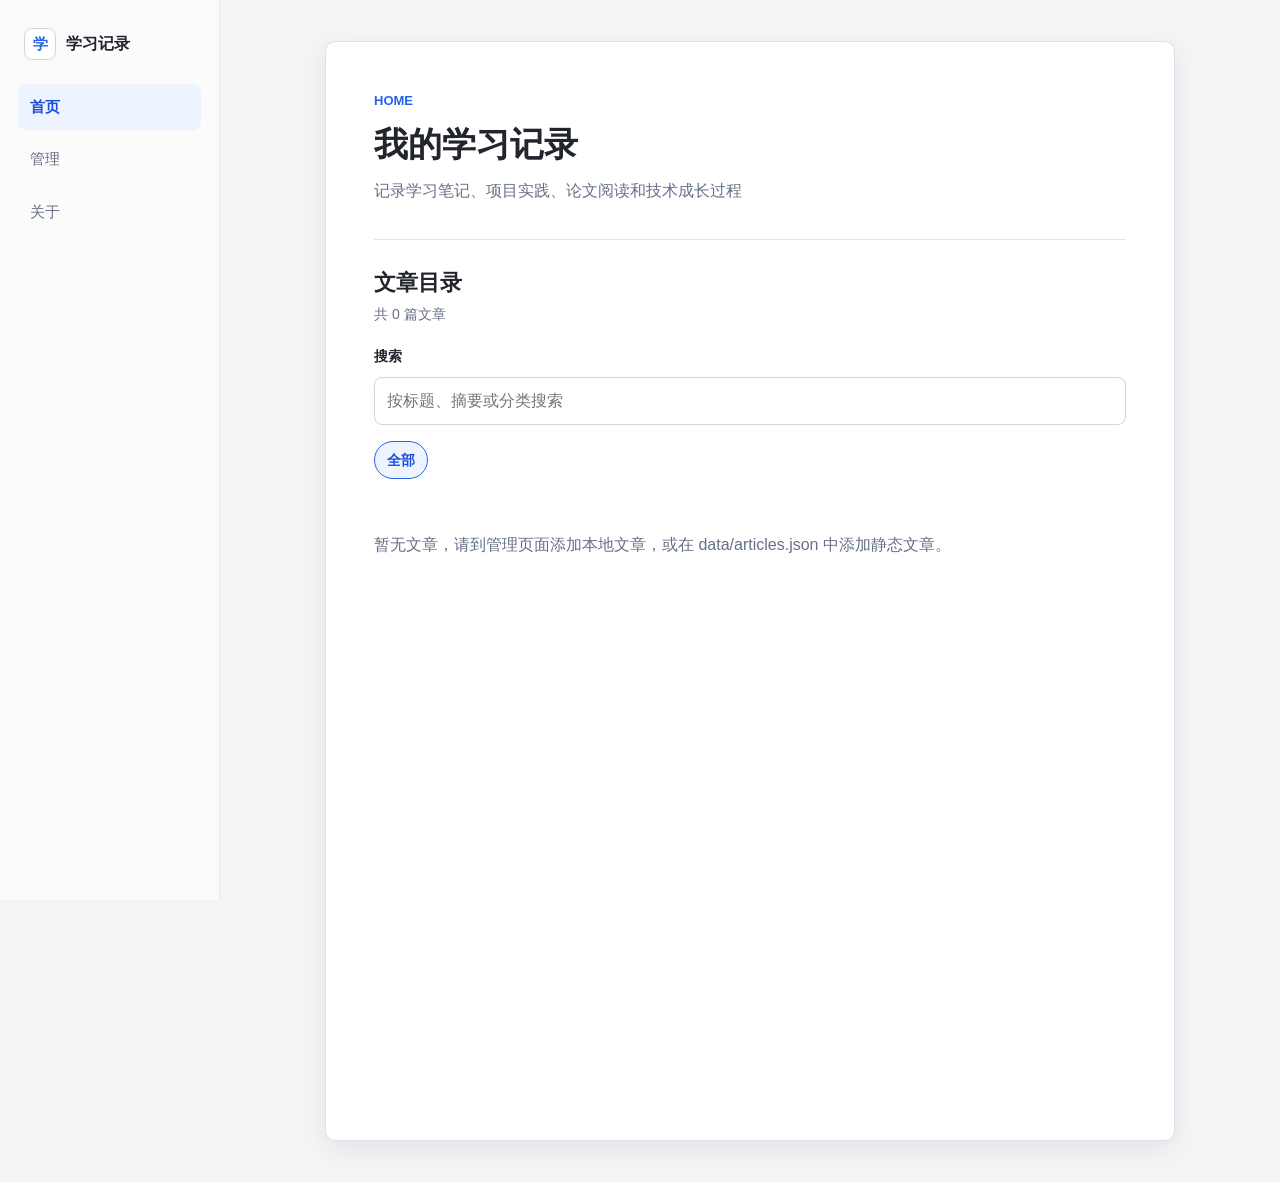
<file: index.html>
<!DOCTYPE html>
<html lang="zh-CN">
<head>
  <meta charset="UTF-8">
  <meta name="viewport" content="width=device-width, initial-scale=1.0">
  <title>我的学习记录</title>
  <link rel="icon" href="data:,">
  <link rel="stylesheet" href="style.css">
  <script src="script.js" defer></script>
</head>
<body data-page="index">
  <div class="app-layout">
    <aside class="site-sidebar">
      <div class="brand-block">
        <a class="brand" href="index.html" aria-label="学习记录首页">
          <span class="brand-mark" aria-hidden="true">学</span>
          <span>学习记录</span>
        </a>
      </div>
      <nav class="side-nav" aria-label="主导航">
        <a href="index.html" data-nav="index">首页</a>
        <a href="admin.html" data-nav="admin">管理</a>
        <a href="about.html" data-nav="about">关于</a>
      </nav>
    </aside>

    <main class="main-content">
      <section class="paper" aria-labelledby="homeTitle">
        <header class="page-header">
          <p class="page-label">HOME</p>
          <h1 id="homeTitle">我的学习记录</h1>
          <p class="page-desc">记录学习笔记、项目实践、论文阅读和技术成长过程</p>
        </header>

        <section class="section-block" aria-labelledby="articleListTitle">
          <div class="section-heading">
            <div>
              <h2 id="articleListTitle">文章目录</h2>
              <p id="homeArticleCount" class="muted-text">正在加载文章...</p>
            </div>
          </div>

          <label class="field" for="homeSearchInput">
            <span>搜索</span>
            <input id="homeSearchInput" type="search" placeholder="按标题、摘要或分类搜索">
          </label>

          <div class="category-panel" aria-label="分类筛选">
            <div id="homeCategoryFilters" class="chip-list"></div>
          </div>
        </section>

        <section id="homeArticleList" class="article-list" aria-label="文章列表"></section>
        <p id="homeArticleEmpty" class="empty-state" hidden>暂无文章，请到管理页面添加本地文章，或在 data/articles.json 中添加静态文章。</p>
      </section>
    </main>
  </div>
</body>
</html>
</file>
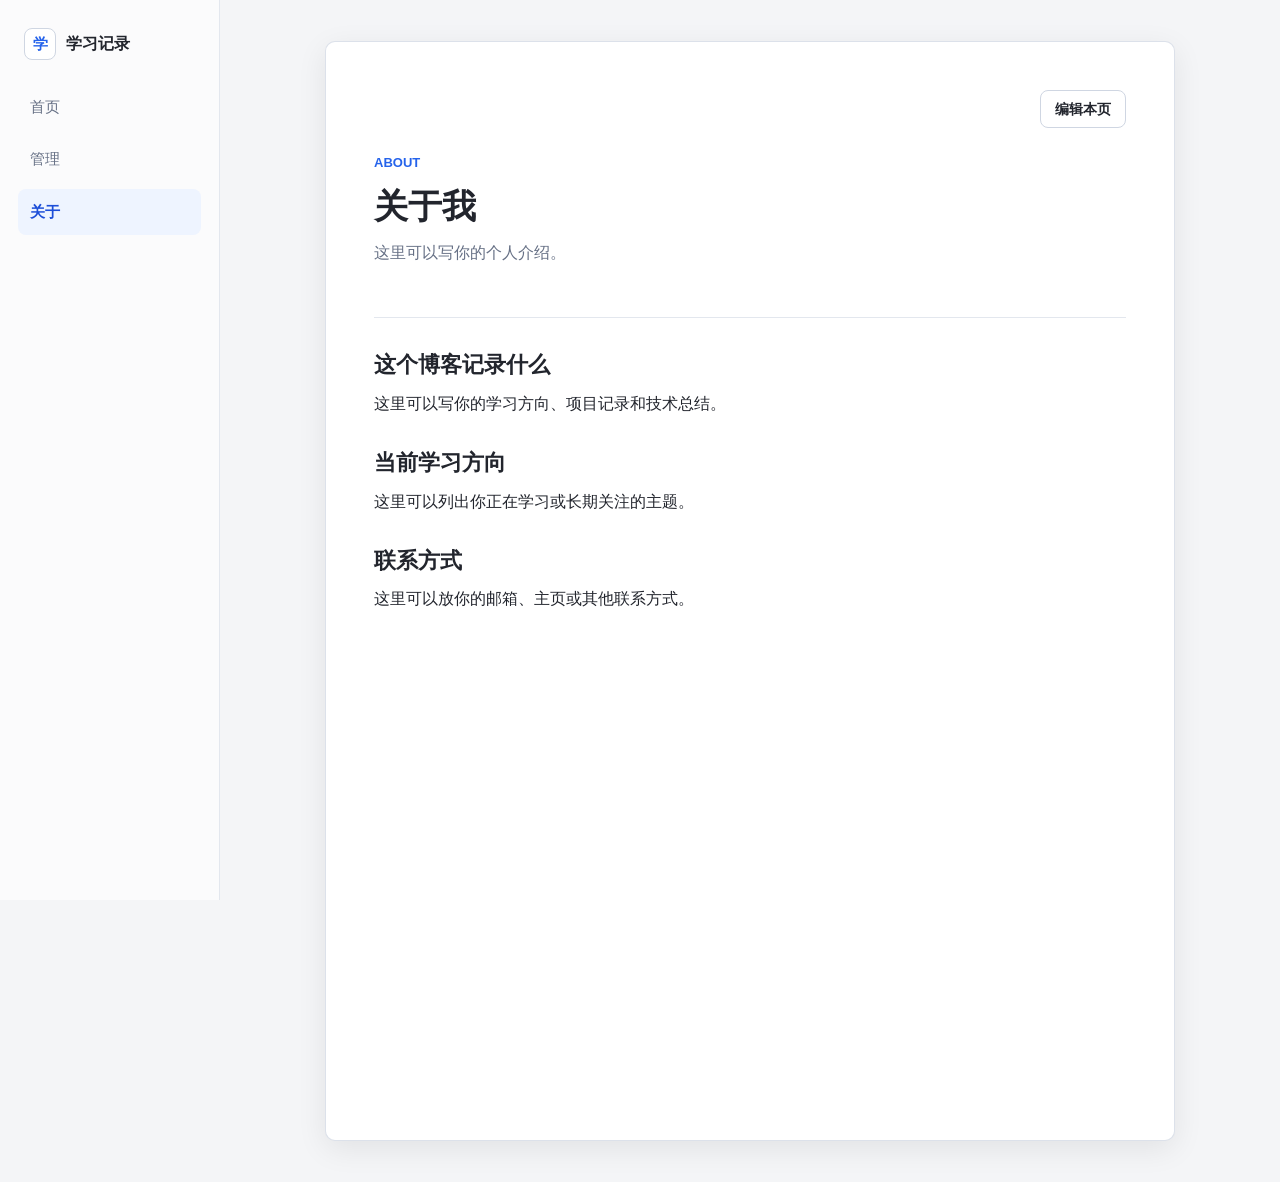
<file: about.html>
<!DOCTYPE html>
<html lang="zh-CN">
<head>
  <meta charset="UTF-8">
  <meta name="viewport" content="width=device-width, initial-scale=1.0">
  <title>关于 - 我的学习记录</title>
  <link rel="icon" href="data:,">
  <link rel="stylesheet" href="style.css">
  <script src="script.js" defer></script>
</head>
<body data-page="about">
  <div class="app-layout">
    <aside class="site-sidebar">
      <div class="brand-block">
        <a class="brand" href="index.html" aria-label="学习记录首页">
          <span class="brand-mark" aria-hidden="true">学</span>
          <span>学习记录</span>
        </a>
      </div>
      <nav class="side-nav" aria-label="主导航">
        <a href="index.html" data-nav="index">首页</a>
        <a href="admin.html" data-nav="admin">管理</a>
        <a href="about.html" data-nav="about">关于</a>
      </nav>
    </aside>

    <main class="main-content">
      <section class="paper" id="aboutPage" aria-live="polite">
        <p class="empty-state">正在加载关于页...</p>
      </section>
    </main>
  </div>
</body>
</html>
</file>
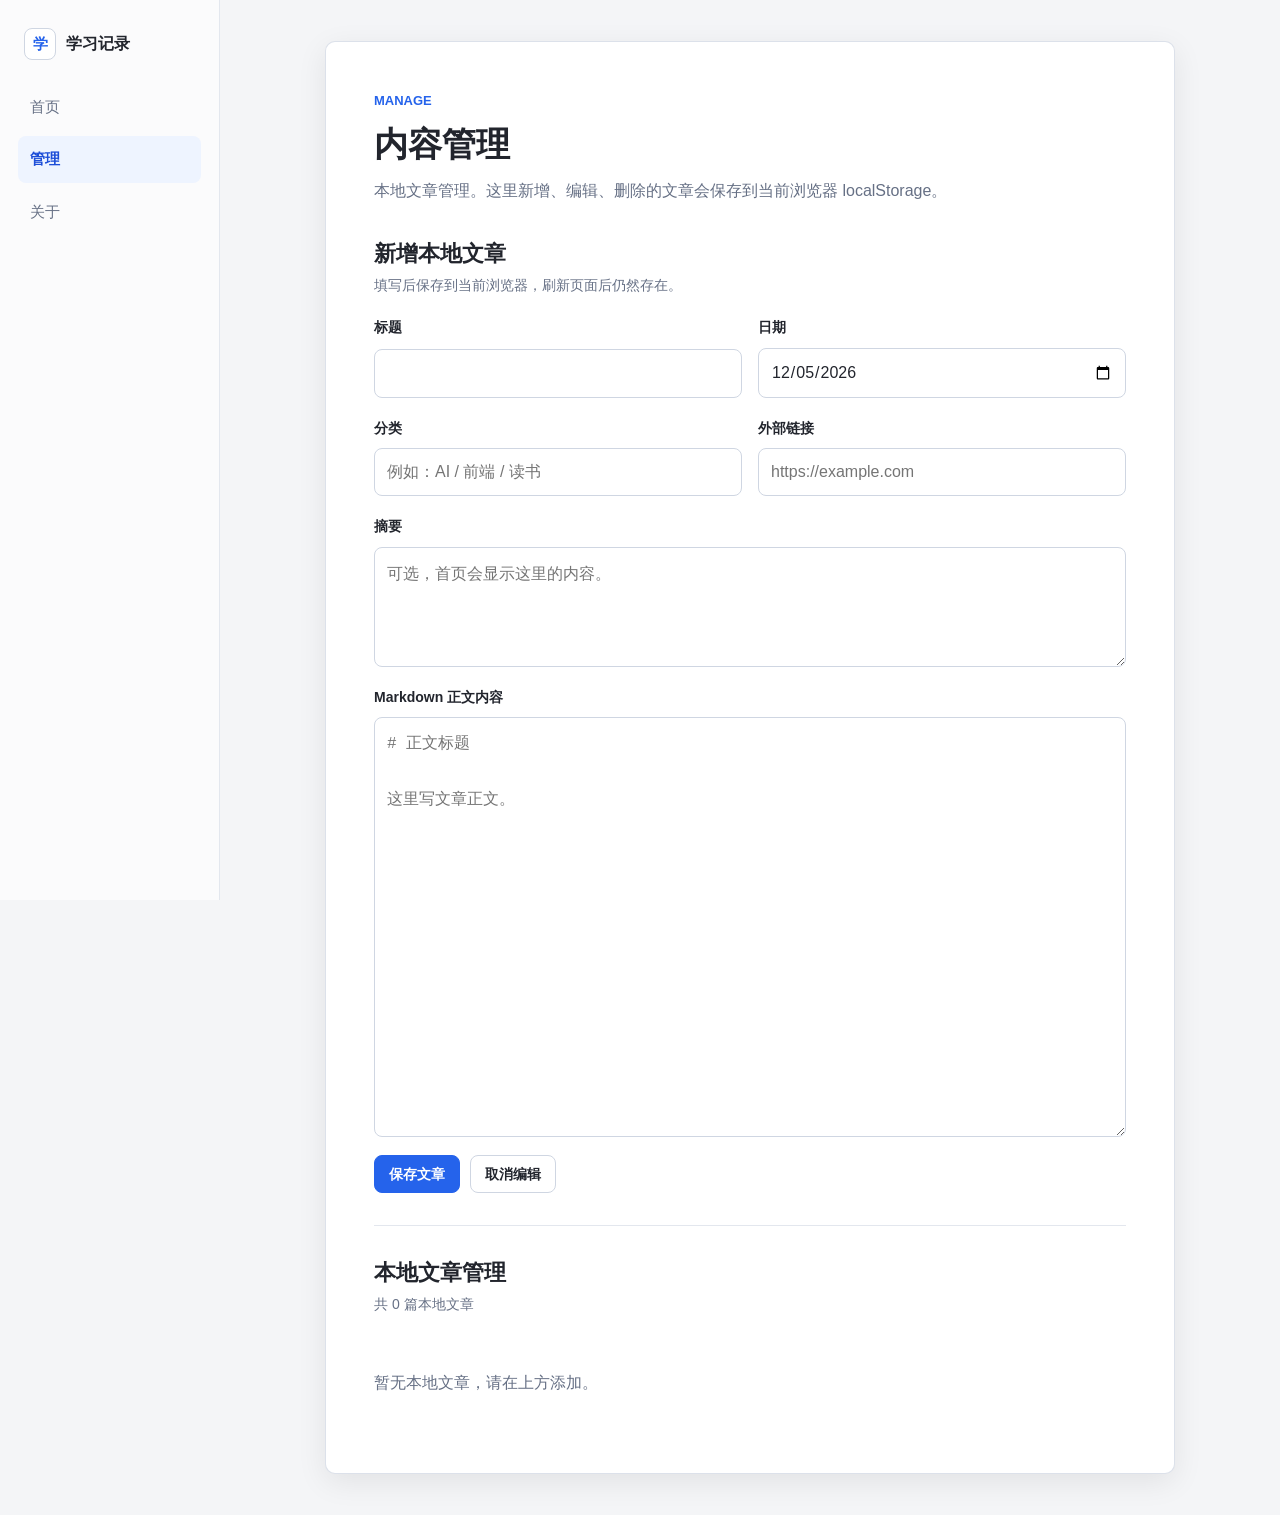
<file: admin.html>
<!DOCTYPE html>
<html lang="zh-CN">
<head>
  <meta charset="UTF-8">
  <meta name="viewport" content="width=device-width, initial-scale=1.0">
  <title>内容管理 - 我的学习记录</title>
  <link rel="icon" href="data:,">
  <link rel="stylesheet" href="style.css">
  <script src="script.js" defer></script>
</head>
<body data-page="admin">
  <div class="app-layout">
    <aside class="site-sidebar">
      <div class="brand-block">
        <a class="brand" href="index.html" aria-label="学习记录首页">
          <span class="brand-mark" aria-hidden="true">学</span>
          <span>学习记录</span>
        </a>
      </div>
      <nav class="side-nav" aria-label="主导航">
        <a href="index.html" data-nav="index">首页</a>
        <a href="admin.html" data-nav="admin">管理</a>
        <a href="about.html" data-nav="about">关于</a>
      </nav>
    </aside>

    <main class="main-content">
      <section class="paper" id="adminPage" aria-live="polite">
        <p class="empty-state">正在加载管理页...</p>
      </section>
    </main>
  </div>
</body>
</html>
</file>
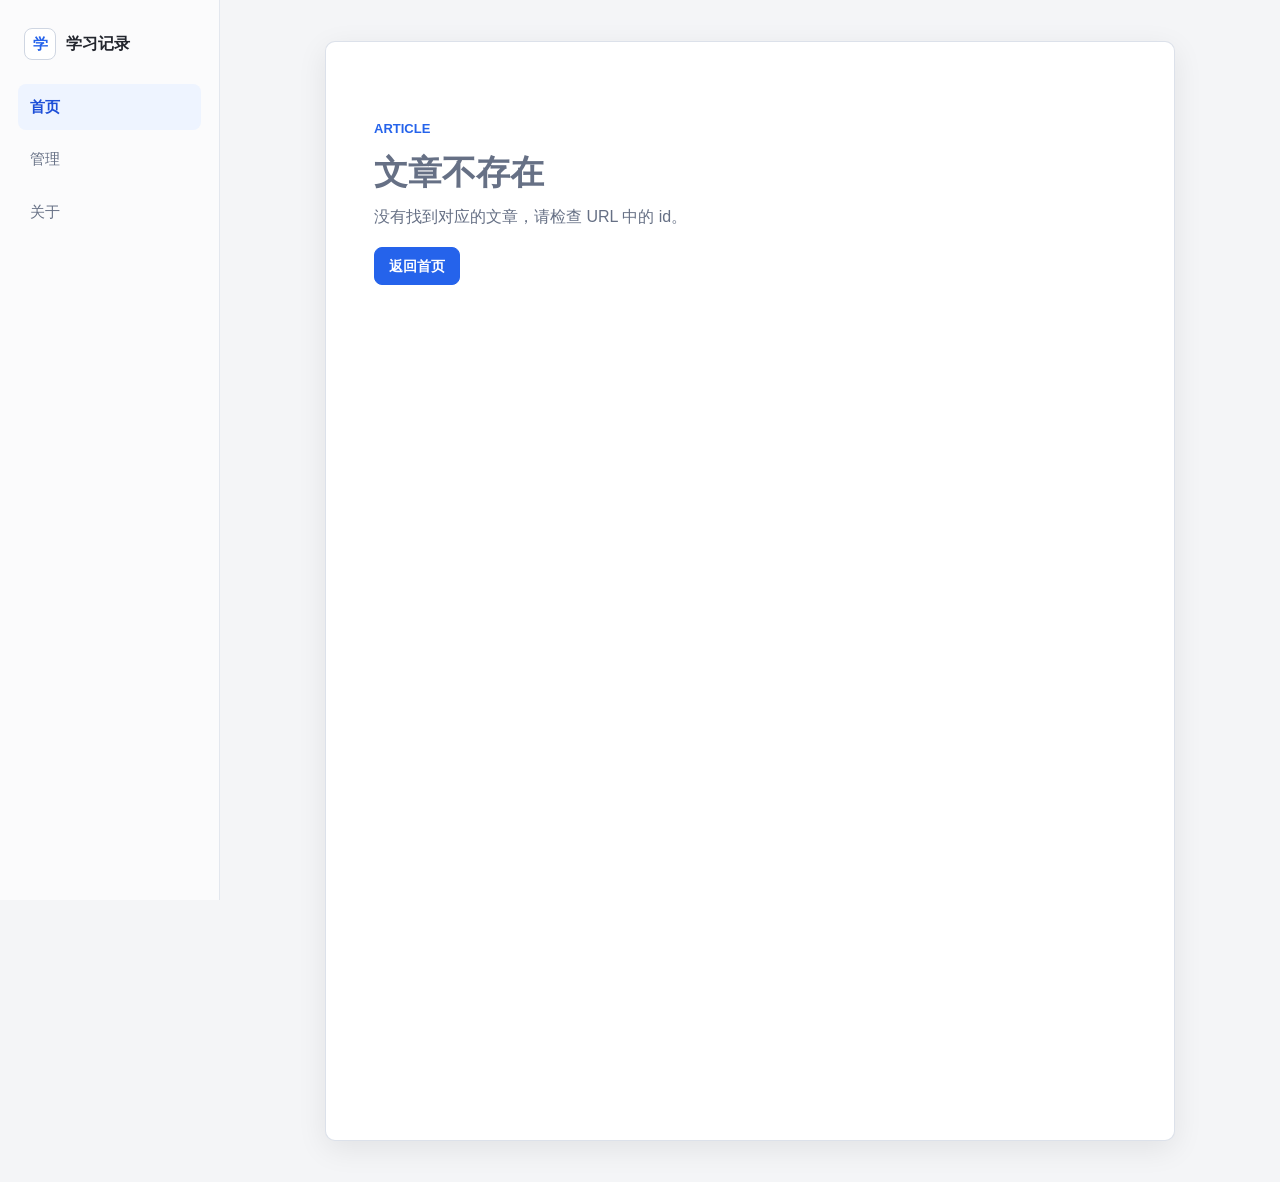
<file: article.html>
<!DOCTYPE html>
<html lang="zh-CN">
<head>
  <meta charset="UTF-8">
  <meta name="viewport" content="width=device-width, initial-scale=1.0">
  <title>文章详情 - 我的学习记录</title>
  <link rel="icon" href="data:,">
  <link rel="stylesheet" href="style.css">
  <script src="script.js" defer></script>
</head>
<body data-page="article">
  <div class="app-layout">
    <aside class="site-sidebar">
      <div class="brand-block">
        <a class="brand" href="index.html" aria-label="学习记录首页">
          <span class="brand-mark" aria-hidden="true">学</span>
          <span>学习记录</span>
        </a>
      </div>
      <nav class="side-nav" aria-label="主导航">
        <a href="index.html" data-nav="index">首页</a>
        <a href="admin.html" data-nav="admin">管理</a>
        <a href="about.html" data-nav="about">关于</a>
      </nav>
    </aside>

    <main class="main-content">
      <section class="paper" id="articlePage" aria-live="polite">
        <p class="empty-state">正在加载文章...</p>
      </section>
    </main>
  </div>
</body>
</html>
</file>
<file: style.css>
:root {
  --bg: #f4f5f7;
  --paper: #ffffff;
  --sidebar: #fbfbfc;
  --text: #22252d;
  --muted: #667085;
  --line: #e3e7ee;
  --line-strong: #cfd6e2;
  --accent: #2563eb;
  --accent-soft: #eef4ff;
  --accent-strong: #1d4ed8;
  --danger: #b42318;
  --danger-soft: #fff1f0;
  --success: #067647;
  --success-soft: #ecfdf3;
  --code-bg: #f6f8fa;
  --shadow: 0 8px 30px rgba(0, 0, 0, 0.08);
}

* {
  box-sizing: border-box;
}

html {
  min-height: 100%;
}

body {
  min-height: 100%;
  margin: 0;
  background: var(--bg);
  color: var(--text);
  font-family: -apple-system, BlinkMacSystemFont, "Segoe UI", "PingFang SC", "Microsoft YaHei", sans-serif;
  font-size: 16px;
  line-height: 1.75;
}

a {
  color: var(--accent);
  text-decoration: none;
}

a:hover {
  color: var(--accent-strong);
  text-decoration: underline;
}

button,
input,
textarea,
select {
  font: inherit;
}

button {
  cursor: pointer;
}

.hidden {
  display: none;
}

.app-layout {
  min-height: 100vh;
}

.site-sidebar {
  position: fixed;
  inset: 0 auto 0 0;
  width: 220px;
  padding: 28px 18px;
  background: var(--sidebar);
  border-right: 1px solid var(--line);
}

.brand-block {
  padding: 0 6px 24px;
}

.brand {
  display: inline-flex;
  align-items: center;
  gap: 10px;
  color: var(--text);
  font-weight: 700;
}

.brand:hover {
  text-decoration: none;
}

.brand-mark {
  display: inline-grid;
  width: 32px;
  height: 32px;
  place-items: center;
  border: 1px solid var(--line-strong);
  border-radius: 8px;
  background: #ffffff;
  color: var(--accent);
  font-size: 15px;
}

.side-nav {
  display: grid;
  gap: 6px;
}

.side-nav a {
  display: block;
  padding: 10px 12px;
  border-radius: 8px;
  color: var(--muted);
  font-size: 15px;
}

.side-nav a:hover {
  background: #ffffff;
  color: var(--text);
  text-decoration: none;
}

.side-nav a.is-active {
  background: var(--accent-soft);
  color: var(--accent-strong);
  font-weight: 650;
}

.main-content {
  margin-left: 220px;
  padding: 1px 24px;
}

.paper {
  max-width: 850px;
  min-height: 1100px;
  margin: 40px auto;
  padding: 48px;
  background: var(--paper);
  border: 1px solid rgba(207, 214, 226, 0.72);
  border-radius: 10px;
  box-shadow: var(--shadow);
}

.page-header {
  margin-bottom: 34px;
}

.page-header-row {
  display: flex;
  align-items: flex-start;
  justify-content: space-between;
  gap: 20px;
  margin-bottom: 34px;
}

.page-header-row .page-header {
  margin-bottom: 0;
}

.page-label {
  margin: 0 0 10px;
  color: var(--accent);
  font-size: 13px;
  font-weight: 700;
  letter-spacing: 0;
  text-transform: uppercase;
}

h1,
h2,
h3,
p {
  margin-top: 0;
}

h1 {
  margin-bottom: 12px;
  font-size: 34px;
  line-height: 1.25;
}

h2 {
  margin-bottom: 12px;
  font-size: 22px;
  line-height: 1.35;
}

h3 {
  margin-bottom: 10px;
  font-size: 18px;
  line-height: 1.4;
}

.page-desc {
  max-width: 680px;
  margin-bottom: 0;
  color: var(--muted);
}

.muted-text {
  margin-bottom: 0;
  color: var(--muted);
  font-size: 14px;
}

.section-block {
  padding-top: 28px;
  margin-top: 28px;
  border-top: 1px solid var(--line);
}

.section-heading {
  display: flex;
  align-items: flex-start;
  justify-content: space-between;
  gap: 18px;
  margin-bottom: 18px;
}

.section-heading h2 {
  margin-bottom: 4px;
}

.paper-divider {
  height: 1px;
  margin: 32px 0;
  border: 0;
  background: var(--line);
}

.field {
  display: grid;
  gap: 8px;
  margin-bottom: 16px;
}

.field span {
  color: var(--text);
  font-size: 14px;
  font-weight: 650;
}

input,
textarea,
select {
  width: 100%;
  border: 1px solid var(--line-strong);
  border-radius: 8px;
  background: #ffffff;
  color: var(--text);
  outline: none;
}

input,
select {
  min-height: 42px;
  padding: 9px 12px;
}

select {
  appearance: none;
}

textarea {
  min-height: 120px;
  padding: 12px;
  resize: vertical;
  line-height: 1.8;
}

input:focus,
textarea:focus,
select:focus {
  border-color: var(--accent);
  box-shadow: 0 0 0 3px rgba(37, 99, 235, 0.12);
}

.button {
  display: inline-flex;
  min-height: 38px;
  align-items: center;
  justify-content: center;
  gap: 8px;
  padding: 8px 14px;
  border: 1px solid var(--accent);
  border-radius: 8px;
  background: var(--accent);
  color: #ffffff;
  font-size: 14px;
  font-weight: 650;
  line-height: 1.35;
  white-space: nowrap;
}

.button:hover {
  background: var(--accent-strong);
  color: #ffffff;
  text-decoration: none;
}

.button-secondary {
  border-color: var(--line-strong);
  background: #ffffff;
  color: var(--text);
}

.button-secondary:hover {
  border-color: var(--accent);
  background: var(--accent-soft);
  color: var(--accent-strong);
}

.button-link,
.button-copy {
  border-color: #b7d1ff;
  background: var(--accent-soft);
  color: var(--accent-strong);
}

.button-link:hover,
.button-copy:hover {
  border-color: var(--accent);
  background: #dfeeff;
  color: var(--accent-strong);
}

.button-danger {
  border-color: #ffd0cc;
  background: var(--danger-soft);
  color: var(--danger);
}

.button-danger:hover {
  border-color: var(--danger);
  background: #ffe2df;
  color: var(--danger);
}

.form-actions {
  display: flex;
  flex-wrap: wrap;
  gap: 10px;
}

.form-grid {
  display: grid;
  grid-template-columns: repeat(2, minmax(0, 1fr));
  gap: 16px;
}

.form-grid .field {
  margin-bottom: 16px;
}

.category-panel {
  margin-top: 16px;
}

.chip-list {
  display: flex;
  flex-wrap: wrap;
  gap: 8px;
}

.chip {
  min-height: 34px;
  padding: 6px 12px;
  border: 1px solid var(--line-strong);
  border-radius: 999px;
  background: #ffffff;
  color: var(--muted);
  font-size: 14px;
}

.chip:hover {
  border-color: var(--accent);
  color: var(--accent-strong);
}

.chip.is-active {
  border-color: var(--accent);
  background: var(--accent-soft);
  color: var(--accent-strong);
  font-weight: 650;
}

.article-list {
  display: grid;
  gap: 14px;
  margin-top: 24px;
}

.article-card {
  display: grid;
  grid-template-columns: minmax(0, 1fr) auto;
  gap: 18px;
  align-items: center;
  padding: 18px 0;
  border-top: 1px solid var(--line);
  outline: none;
}

.article-card:first-child {
  border-top: 0;
}

.article-card:hover h2,
.article-card:focus h2 {
  color: var(--accent);
}

.article-card:focus {
  box-shadow: 0 0 0 3px rgba(37, 99, 235, 0.12);
}

.article-card h2 {
  margin-bottom: 8px;
  font-size: 21px;
  transition: color 0.15s ease;
}

.article-card p {
  margin-bottom: 0;
  color: var(--muted);
}

.article-card-body {
  min-width: 0;
}

.article-meta {
  margin-bottom: 8px;
  color: var(--muted);
  font-size: 14px;
}

.tag {
  display: inline-flex;
  min-height: 24px;
  align-items: center;
  padding: 2px 8px;
  border: 1px solid var(--line);
  border-radius: 999px;
  background: #fafbfc;
  color: var(--muted);
  font-size: 13px;
}

.source-tag {
  display: inline-flex;
  min-height: 24px;
  align-items: center;
  margin-left: 4px;
  padding: 2px 8px;
  border: 1px solid var(--line);
  border-radius: 999px;
  background: #f8fafc;
  color: #475467;
  font-size: 13px;
}

.source-local {
  border-color: #abefc6;
  background: var(--success-soft);
  color: var(--success);
}

.source-static {
  border-color: var(--line);
  background: #f8fafc;
  color: #475467;
}

.article-actions {
  display: flex;
  flex-wrap: wrap;
  justify-content: flex-end;
  gap: 8px;
}

.article-header {
  margin-bottom: 34px;
}

.related-link {
  display: inline-flex;
  margin: 16px 0 0;
}

.article-content,
.rich-text {
  overflow-wrap: anywhere;
}

.article-content h1 {
  margin-top: 0;
  font-size: 30px;
}

.article-content h2,
.rich-text h2 {
  margin-top: 34px;
  padding-top: 18px;
  border-top: 1px solid var(--line);
}

.article-content h3,
.rich-text h3 {
  margin-top: 26px;
}

.article-content p,
.rich-text p {
  margin-bottom: 16px;
}

.article-content ul,
.article-content ol,
.rich-text ul,
.rich-text ol {
  padding-left: 24px;
  margin: 0 0 18px;
}

.article-content li,
.rich-text li {
  margin-bottom: 6px;
}

.article-content code,
.rich-text code {
  padding: 2px 5px;
  border-radius: 6px;
  background: var(--code-bg);
  font-family: "SFMono-Regular", Consolas, "Liberation Mono", monospace;
  font-size: 0.92em;
}

.article-content pre,
.rich-text pre {
  padding: 16px;
  overflow-x: auto;
  border-radius: 8px;
  background: var(--code-bg);
}

.article-content pre code,
.rich-text pre code {
  padding: 0;
  background: transparent;
}

.article-actions-bar {
  margin-top: 42px;
  padding-top: 22px;
  border-top: 1px solid var(--line);
}

.about-toolbar {
  display: flex;
  justify-content: flex-end;
  margin-bottom: 24px;
}

.admin-section {
  margin-top: 30px;
}

.article-edit-form {
  display: grid;
  gap: 2px;
}

.markdown-textarea {
  min-height: 420px;
  font-family: "SFMono-Regular", Consolas, "Liberation Mono", "Microsoft YaHei", monospace;
  line-height: 1.75;
}

.admin-notice {
  margin-bottom: 24px;
}

.notice-error {
  border-color: #fecdca;
  background: var(--danger-soft);
  color: var(--danger);
}

.admin-list-heading {
  margin-bottom: 8px;
}

.admin-article-card h2 {
  font-size: 19px;
}

.admin-actions {
  min-width: 260px;
}

.export-panel {
  padding: 24px;
  margin-top: 32px;
  border: 1px solid var(--line);
  border-radius: 8px;
  background: #fbfcfe;
}

.export-heading {
  margin-bottom: 18px;
}

.export-heading .page-label {
  margin-bottom: 6px;
}

.export-steps {
  padding: 14px 16px;
  margin: 0 0 22px;
  border: 1px solid var(--line);
  border-radius: 8px;
  background: #ffffff;
  color: var(--muted);
  font-size: 14px;
}

.export-steps p {
  margin-bottom: 8px;
  color: var(--text);
  font-weight: 650;
}

.export-steps ol {
  padding-left: 22px;
  margin: 0;
}

.export-steps li {
  margin-bottom: 4px;
}

.export-field {
  margin-top: 18px;
}

.export-textarea {
  min-height: 160px;
  font-family: "SFMono-Regular", Consolas, "Liberation Mono", "Microsoft YaHei", monospace;
  font-size: 14px;
  line-height: 1.7;
}

.export-file-output {
  min-height: 64px;
}

.export-markdown-output {
  min-height: 320px;
}

.export-json-output {
  min-height: 220px;
}

.export-actions {
  margin: -6px 0 12px;
}

.export-copy-status {
  margin-bottom: 18px;
}

.about-section {
  margin-top: 30px;
}

.about-section h2 {
  margin-bottom: 10px;
}

.about-edit-form {
  display: grid;
  gap: 6px;
}

.about-edit-form input,
.about-edit-form textarea {
  width: 100%;
  box-sizing: border-box;
  margin-top: 8px;
  margin-bottom: 18px;
}

.about-edit-form textarea {
  min-height: 120px;
  line-height: 1.8;
  resize: vertical;
}

.edit-section {
  padding: 18px 0 4px;
  border-top: 1px solid var(--line);
}

.edit-section h2 {
  margin-bottom: 16px;
  font-size: 18px;
}

.notice {
  padding: 10px 12px;
  margin: 0 0 20px;
  border: 1px solid #abefc6;
  border-radius: 8px;
  background: var(--success-soft);
  color: var(--success);
  font-size: 14px;
}

.empty-state {
  padding: 28px 0;
  margin: 0;
  color: var(--muted);
}

.empty-state h1 {
  margin-bottom: 10px;
}

@media (max-width: 840px) {
  .site-sidebar {
    position: static;
    width: 100%;
    min-height: auto;
    padding: 16px;
    border-right: 0;
    border-bottom: 1px solid var(--line);
  }

  .brand-block {
    padding: 0 0 12px;
  }

  .side-nav {
    grid-template-columns: repeat(3, minmax(0, 1fr));
  }

  .side-nav a {
    text-align: center;
  }

  .main-content {
    margin-left: 0;
    padding: 1px 14px;
  }

  .paper {
    min-height: auto;
    margin: 18px auto;
    padding: 28px 22px;
  }

  h1 {
    font-size: 28px;
  }

  .page-header-row,
  .section-heading,
  .article-card,
  .form-grid {
    display: grid;
    grid-template-columns: 1fr;
  }

  .article-actions {
    justify-content: flex-start;
  }
}

@media (max-width: 480px) {
  body {
    font-size: 15px;
  }

  .paper {
    padding: 22px 16px;
  }

  .button {
    width: 100%;
    white-space: normal;
  }

  .form-actions,
  .article-actions,
  .about-toolbar {
    width: 100%;
  }
}
</file>
